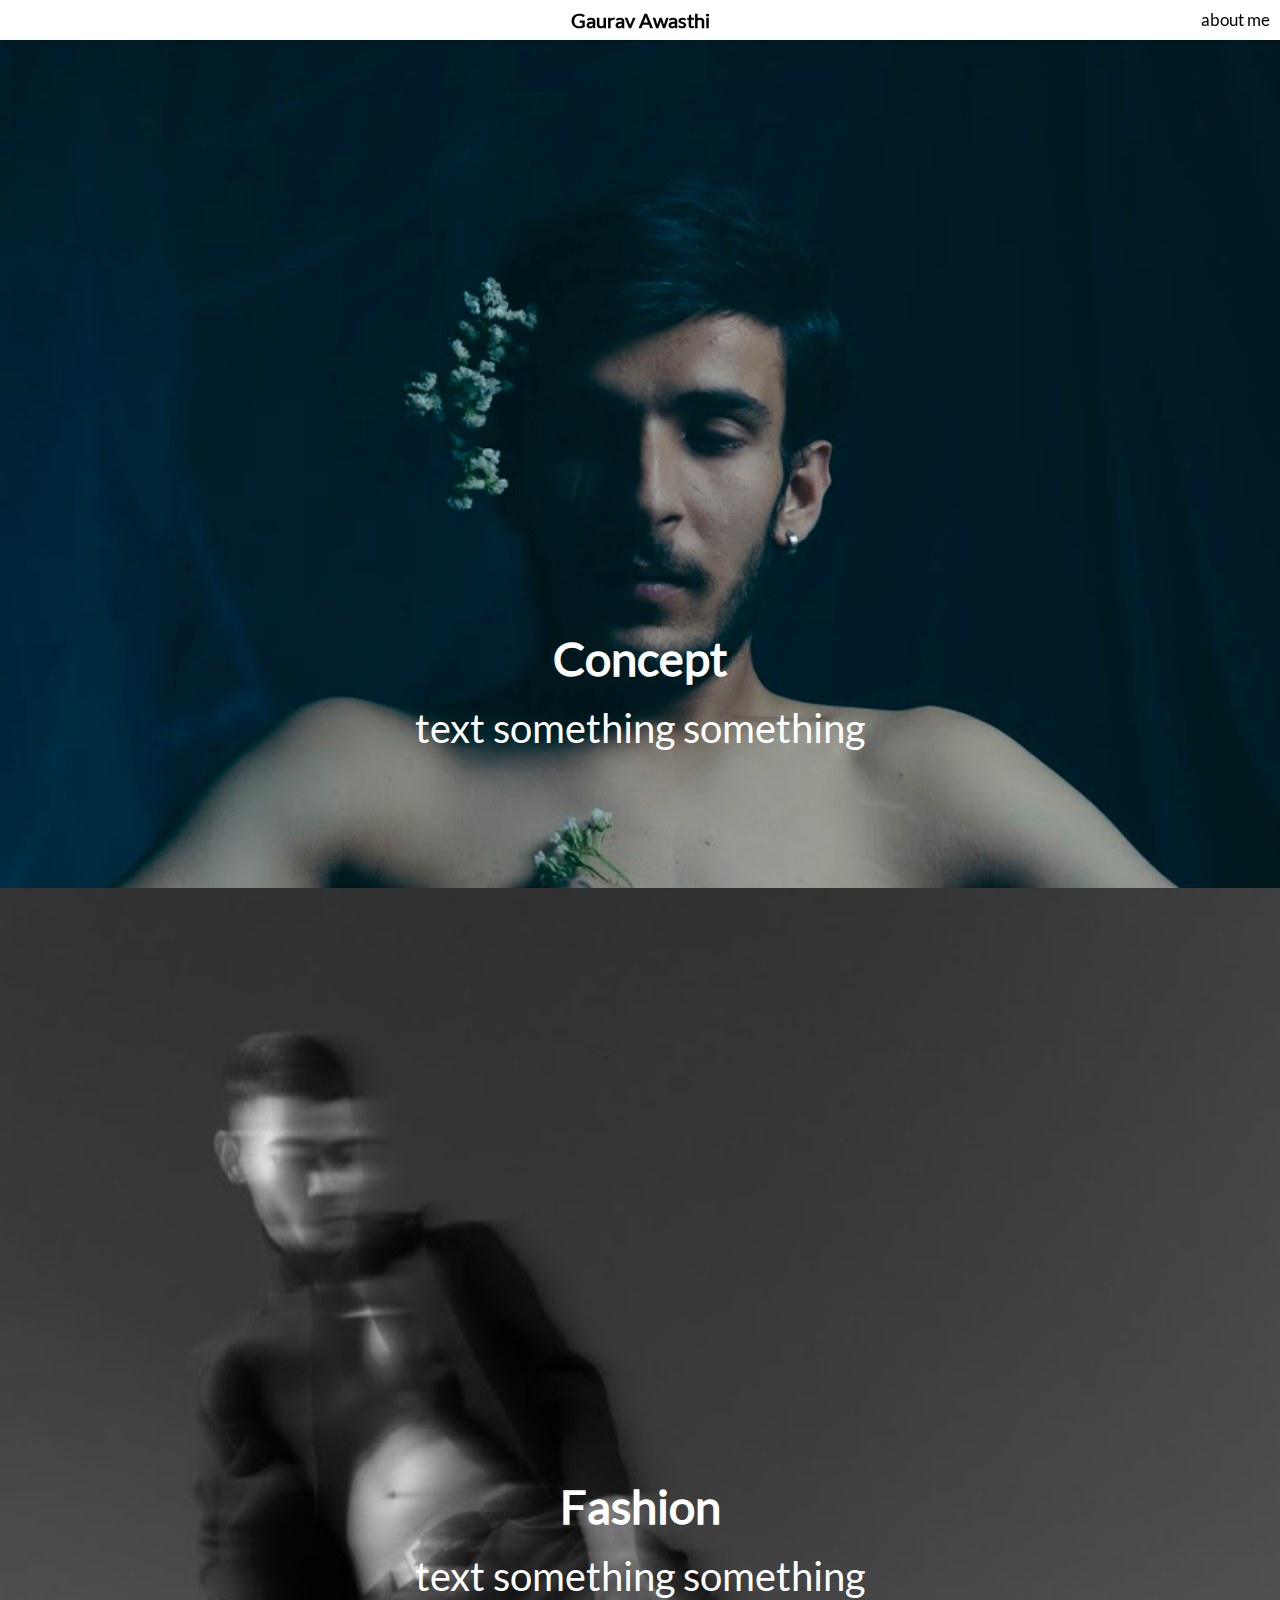
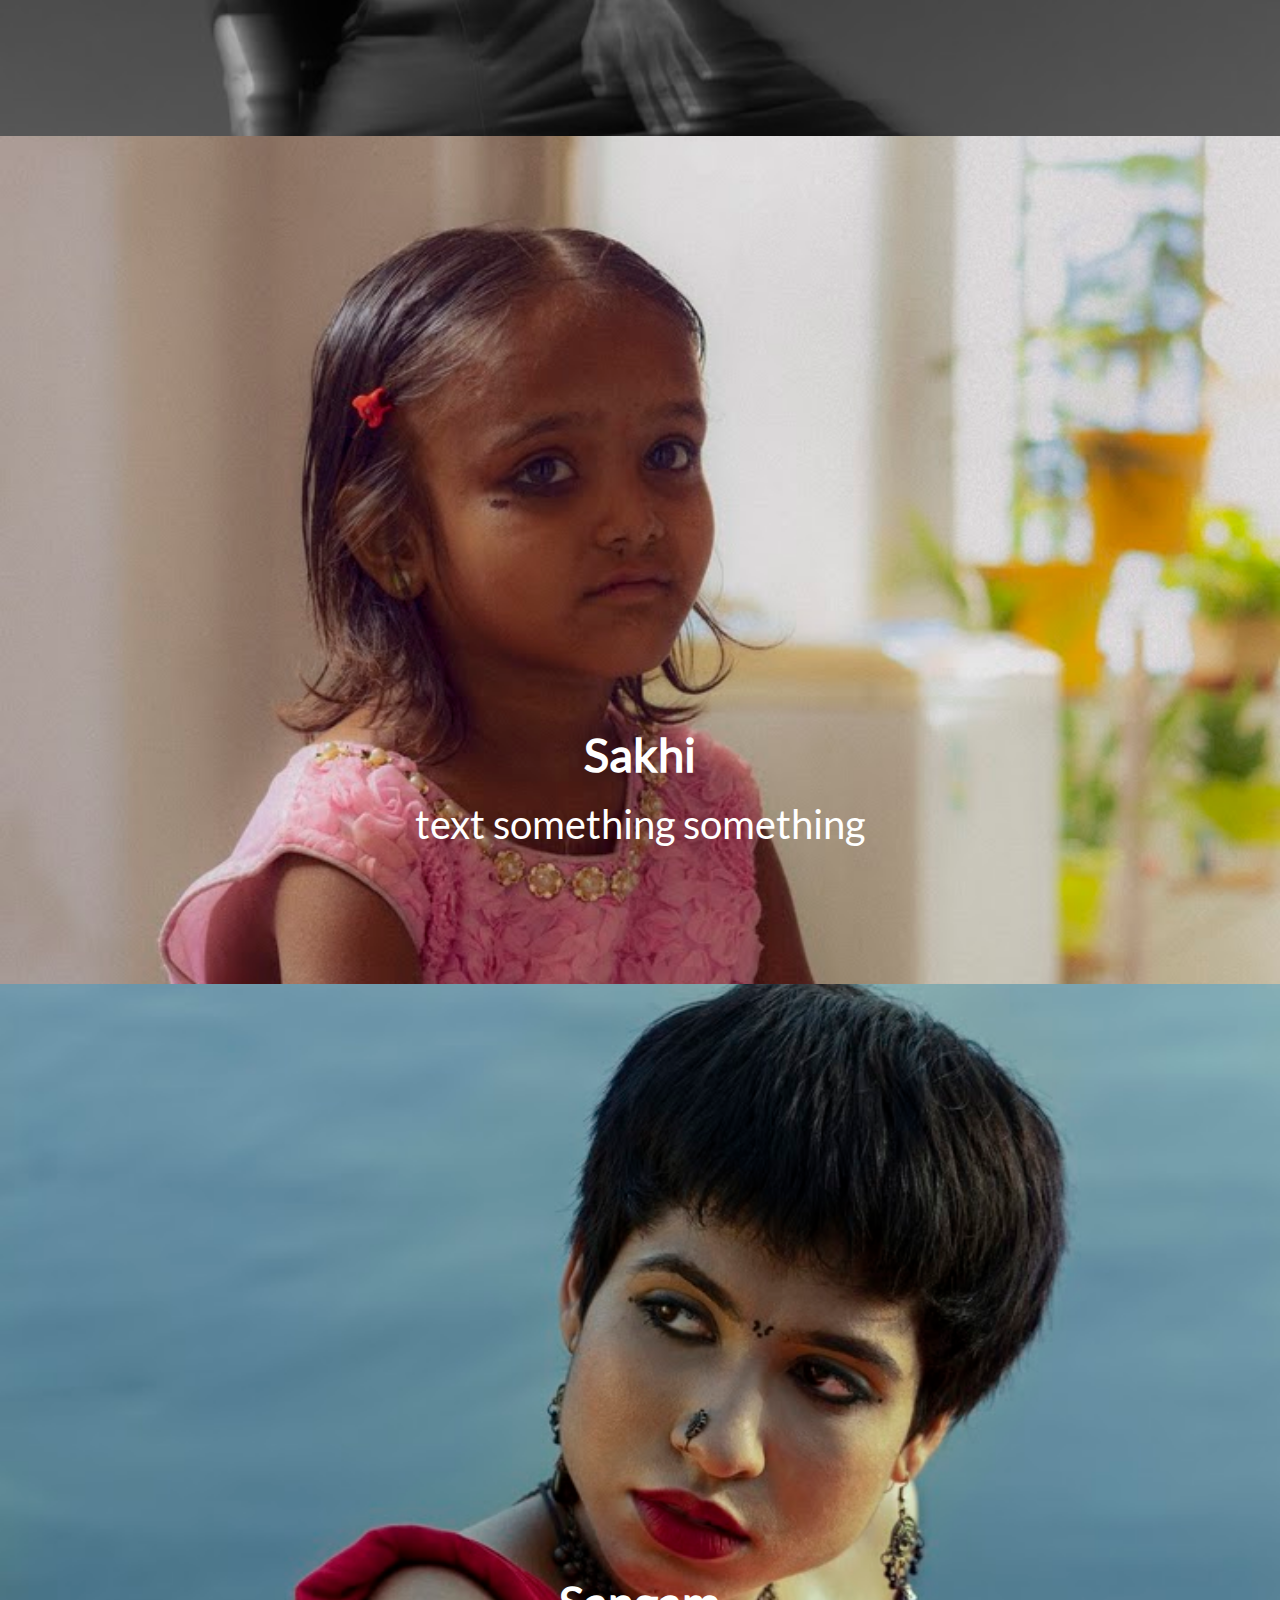
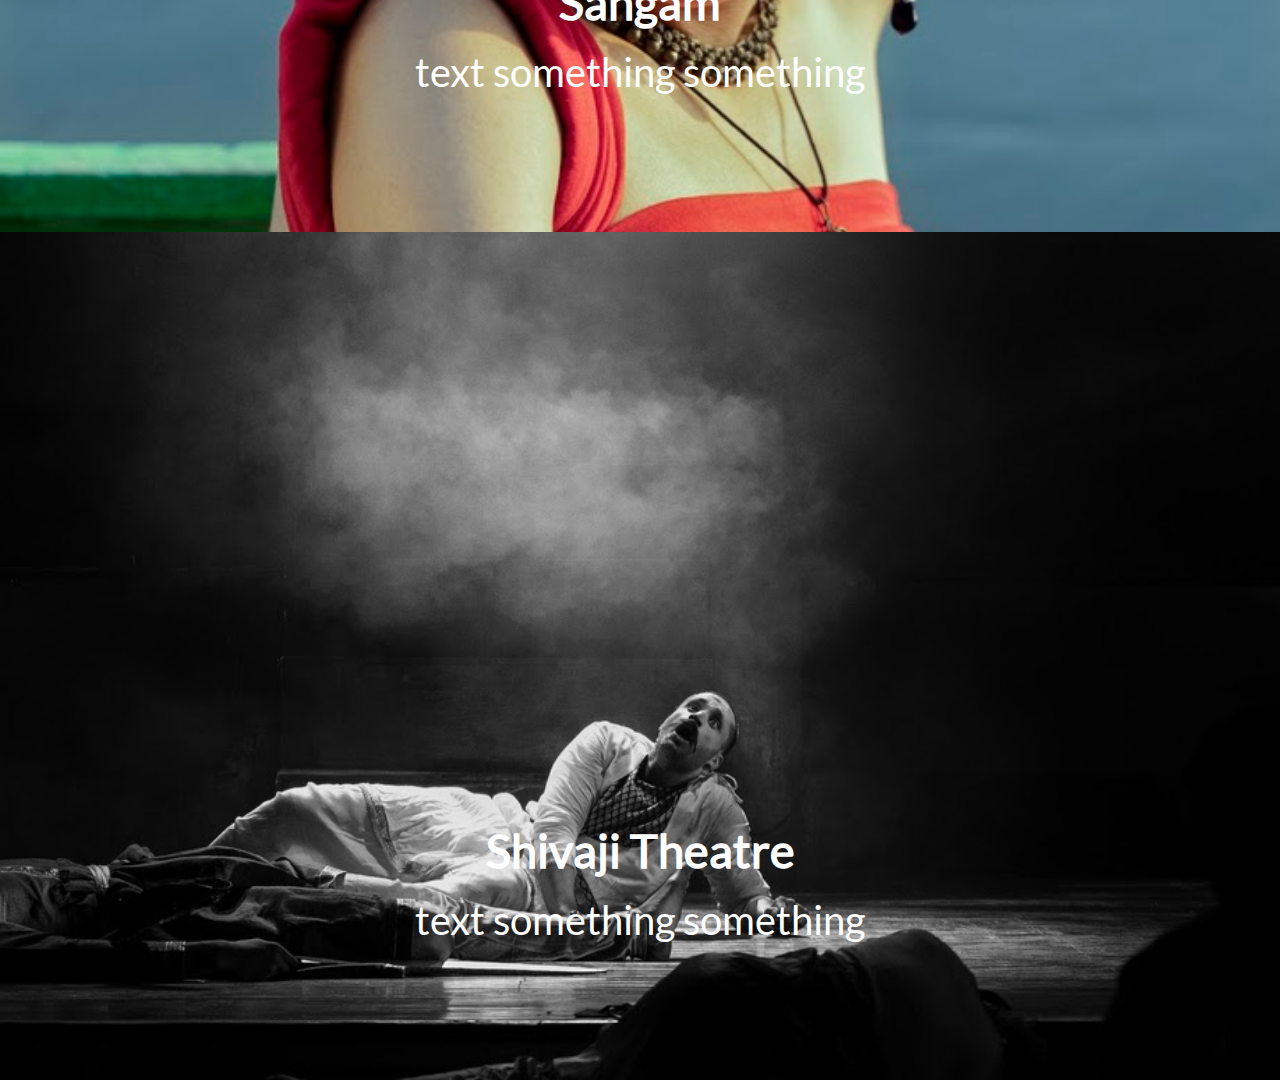
<file: index.html>
<!doctype html>
<html lang="en">

  <head>
    <!-- Required meta tags -->
    <meta charset="UTF-8">
    <meta http-equiv="X-UA-Compatible" content="IE=edge">
    <meta name="viewport" content="width=device-width, initial-scale=1.0">
    <link rel="stylesheet" href="assets/css/style.css">
    <link rel="stylesheet" href="assets/css/styles.css">
    <title>Gaurav Portfolio</title>
  </head>


  <body>

    <nav>
      <div class="navigation">
        <a class='center' href="index.html">Gaurav Awasthi</a>
        <a class='right' href="about.html">about me</a></li>
      </div>      
    </nav>
  
    <main>
    <a class="full-images concept" href="concept.html">
        <h3>Concept</h3>
        <p>text something something</p>
    </a>
    <a class="fashion full-images" href="fashion.html">
        <h3>Fashion</h3>
        <p>text something something</p>
    </a>
    <a class="full-images sakhi" href="sakhi.html">
        <h3>Sakhi</h3>
        <p>text something something</p>
    </a>
    <a class="full-images sangam" href="sangam.html">
        <h3>Sangam</h3>
        <p>text something something</p>
    </a>
    <a class="full-images shivaji" href="shivaji.html">
        <h3>Shivaji Theatre</h3>
        <p>text something something</p>
    </a>
    </main>

  </body>
</html>
</file>
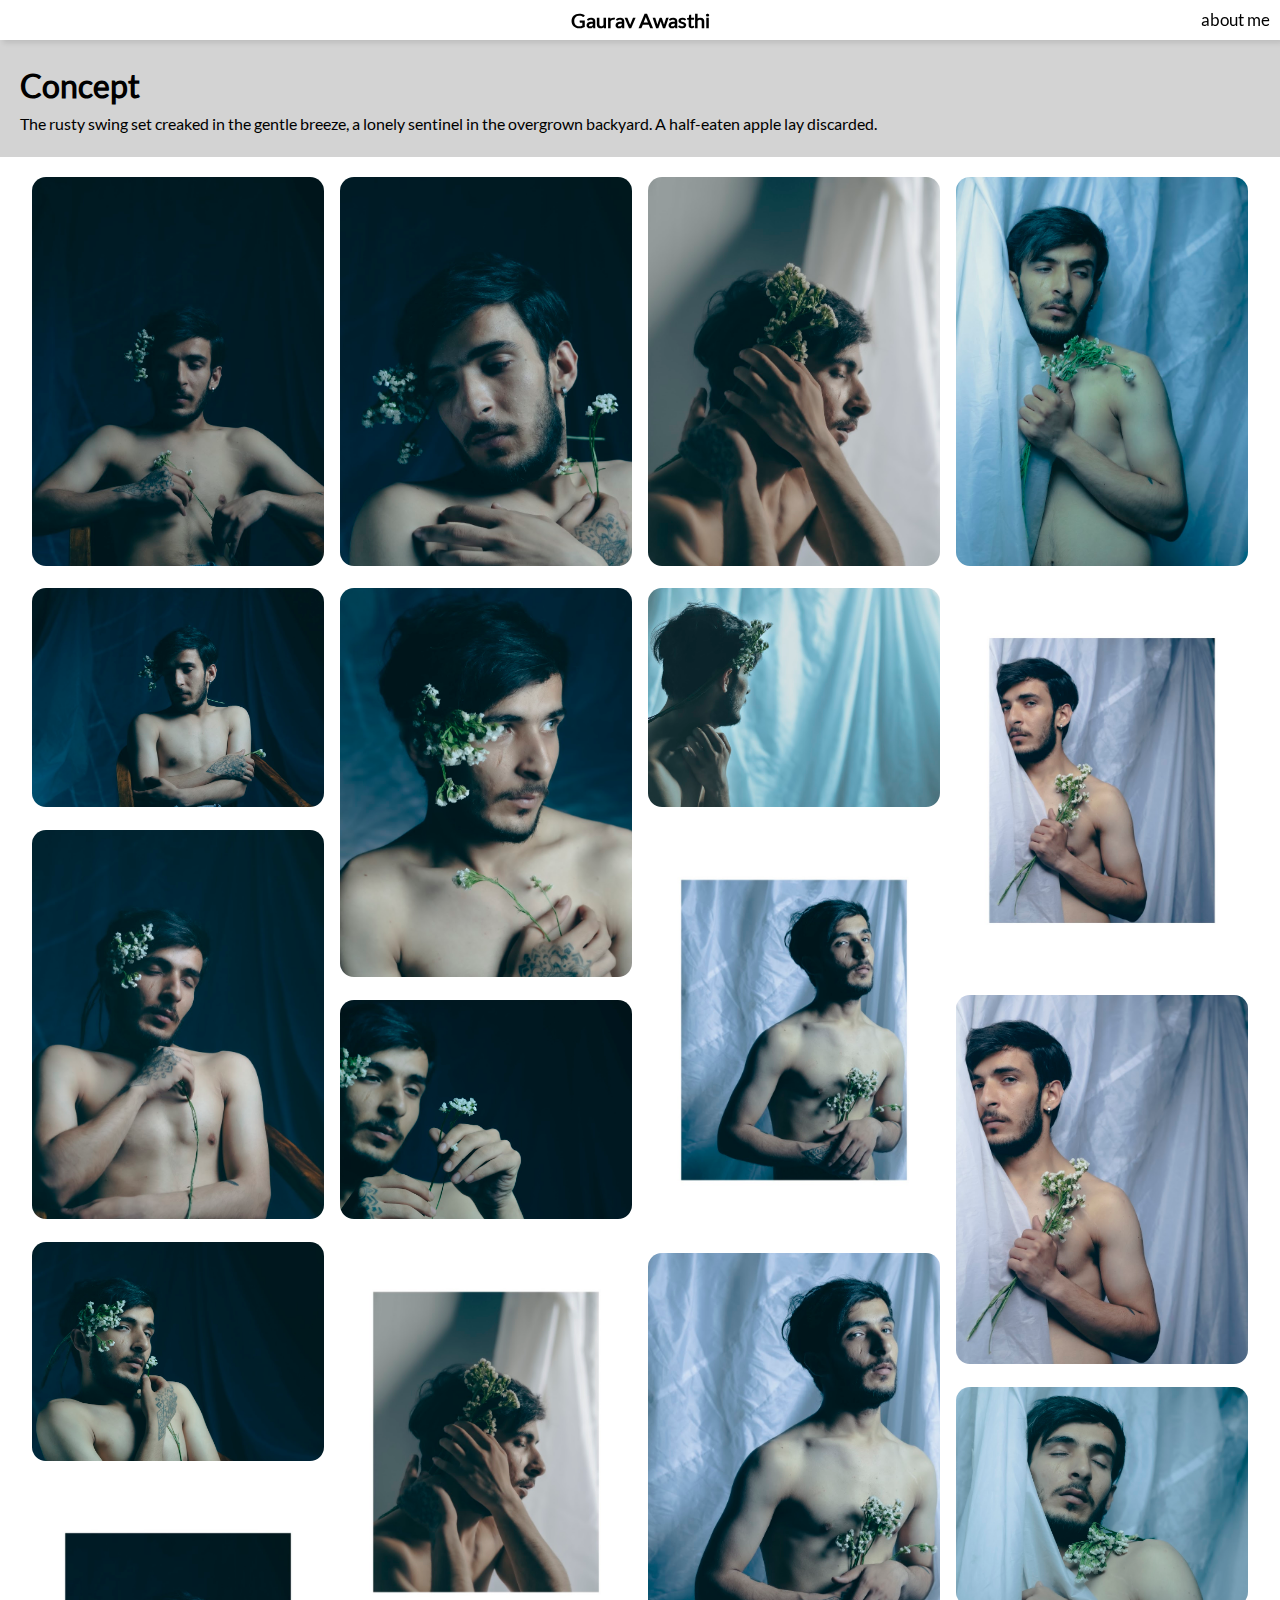
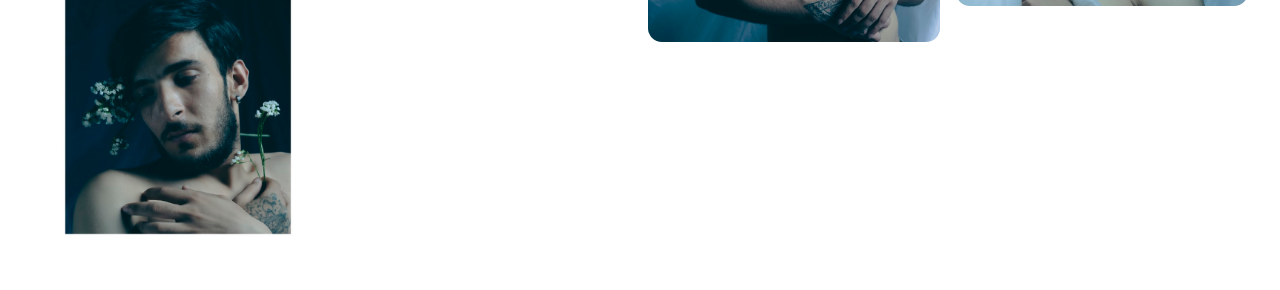
<file: concept.html>
<!doctype html>
<html lang="en">
  <head>
    <!-- Required meta tags -->
    <meta charset="UTF-8">
    <meta http-equiv="X-UA-Compatible" content="IE=edge">
    <meta name="viewport" content="width=device-width, initial-scale=1.0">
    <link rel="stylesheet" href="assets/css/style.css">
    <link rel="stylesheet" href="assets/css/styles.css">

    <title>Gaurav Portfolio</title>
  </head>
  <body>
    <nav>
        <div class="navigation">
          <a class='center' href="index.html">Gaurav Awasthi</a>
          <a class='right' href="about.html">about me</a></li>
        </div>      
      </nav>

    <main class="container">
        <div class="about-section">
            <h1>Concept</h1>
            <p>
                 The rusty swing set creaked in the gentle breeze, a lonely sentinel in the overgrown backyard. A half-eaten apple lay discarded.
            </p>
        </div>


        <div class="gallery">
            <div class="gallery-item lazy"><img src="assets/images/s/concept/concept1.jpg" loading="lazy"></div>
            <div class="gallery-item lazy"><img src="assets/images/s/concept/concept2.jpg" loading="lazy"></div>
            <div class="gallery-item lazy"><img src="assets/images/s/concept/concept3.jpg" loading="lazy"></div>
            <div class="gallery-item lazy"><img src="assets/images/s/concept/concept4.jpg" loading="lazy"></div>
            <div class="gallery-item lazy"><img src="assets/images/s/concept/concept5.jpg" loading="lazy"></div>
            <div class="gallery-item lazy"><img src="assets/images/s/concept/concept6.jpg" loading="lazy"></div>
            <div class="gallery-item lazy"><img src="assets/images/s/concept/concept7.jpg" loading="lazy"></div>
            <div class="gallery-item lazy"><img src="assets/images/s/concept/concept8.jpg" loading="lazy"></div>
            <div class="gallery-item lazy"><img src="assets/images/s/concept/concept9.jpg" loading="lazy"></div>
            <div class="gallery-item lazy"><img src="assets/images/s/concept/concept10.jpg" loading="lazy"></div>
            <div class="gallery-item lazy"><img src="assets/images/s/concept/concept11.jpg" loading="lazy"></div>
            <div class="gallery-item lazy"><img src="assets/images/s/concept/concept12.jpg" loading="lazy"></div>
            <div class="gallery-item lazy"><img src="assets/images/s/concept/concept13.jpg" loading="lazy"></div>
            <div class="gallery-item lazy"><img src="assets/images/s/concept/concept14.jpg" loading="lazy"></div>
            <div class="gallery-item lazy"><img src="assets/images/s/concept/concept15.jpg" loading="lazy"></div>
            <div class="gallery-item lazy"><img src="assets/images/s/concept/concept16.jpg" loading="lazy"></div>
            <div class="gallery-item lazy"><img src="assets/images/s/concept/concept17.jpg" loading="lazy"></div>
        </div>
        
    </main>
  </body>
</html>
</file>
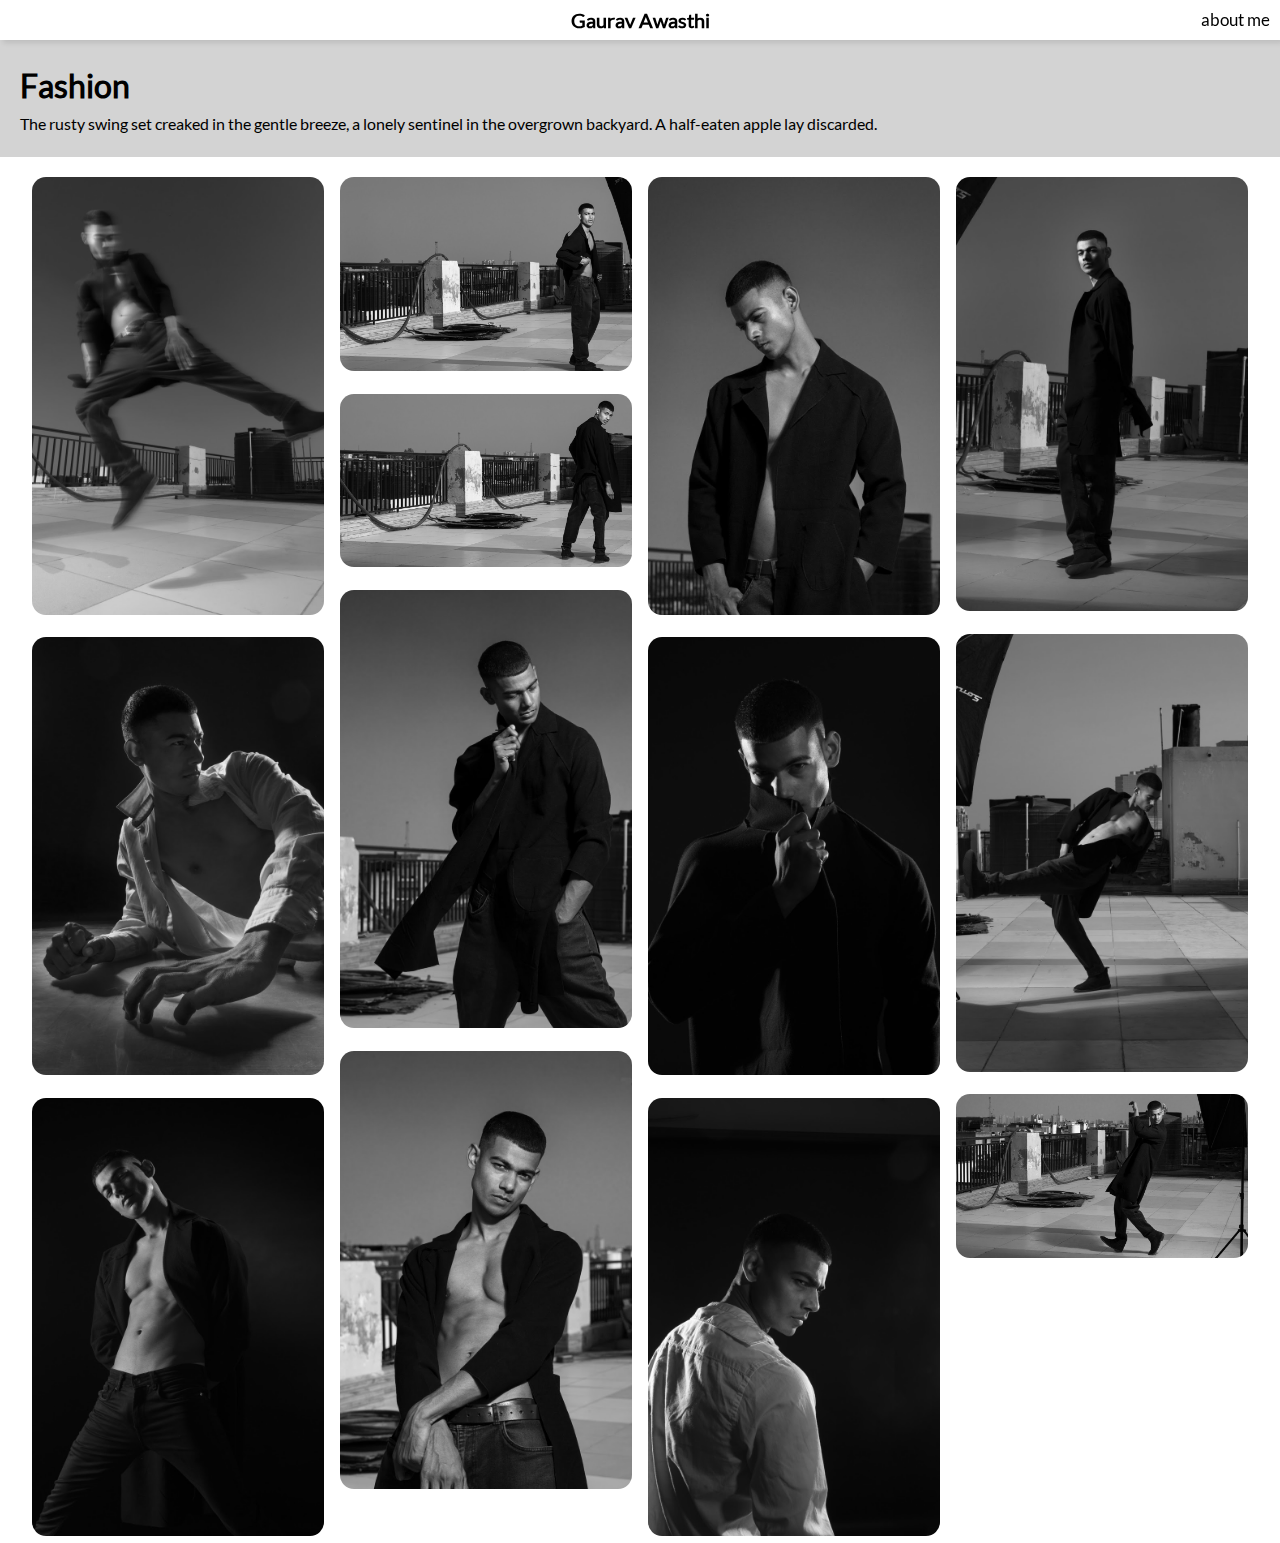
<file: fashion.html>
<!doctype html>
<html lang="en">
  <head>
    <!-- Required meta tags -->
    <meta charset="UTF-8">
    <meta http-equiv="X-UA-Compatible" content="IE=edge">
    <meta name="viewport" content="width=device-width, initial-scale=1.0">
    <link rel="stylesheet" href="assets/css/style.css">
    <link rel="stylesheet" href="assets/css/styles.css">

    <title>Gaurav Portfolio</title>
  </head>
  <body>
    <nav>
        <div class="navigation">
          <a class='center' href="index.html">Gaurav Awasthi</a>
          <a class='right' href="about.html">about me</a></li>
        </div>      
      </nav>

    <main class="container">
        <div class="about-section">
            <h1>Fashion</h1>
            <p>
                 The rusty swing set creaked in the gentle breeze, a lonely sentinel in the overgrown backyard. A half-eaten apple lay discarded.
            </p>
        </div>


        <div class="gallery">
            <div class="gallery-item lazy"><img src="assets/images/s/fashion/fashion1.jpg" loading="lazy"></div>
            <div class="gallery-item lazy"><img src="assets/images/s/fashion/fashion2.jpg" loading="lazy"></div>
            <div class="gallery-item lazy"><img src="assets/images/s/fashion/fashion3.jpg" loading="lazy"></div>
            <div class="gallery-item lazy"><img src="assets/images/s/fashion/fashion4.jpg" loading="lazy"></div>
            <div class="gallery-item lazy"><img src="assets/images/s/fashion/fashion5.jpg" loading="lazy"></div>
            <div class="gallery-item lazy"><img src="assets/images/s/fashion/fashion6.jpg" loading="lazy"></div>
            <div class="gallery-item lazy"><img src="assets/images/s/fashion/fashion7.jpg" loading="lazy"></div>
            <div class="gallery-item lazy"><img src="assets/images/s/fashion/fashion8.jpg" loading="lazy"></div>
            <div class="gallery-item lazy"><img src="assets/images/s/fashion/fashion9.jpg" loading="lazy"></div>
            <div class="gallery-item lazy"><img src="assets/images/s/fashion/fashion10.jpg"></div>
            <div class="gallery-item lazy"><img src="assets/images/s/fashion/fashion11.jpg"></div>
            <div class="gallery-item lazy"><img src="assets/images/s/fashion/fashion12.jpg"></div>
            <div class="gallery-item lazy"><img src="assets/images/s/fashion/fashion13.jpg"></div>
        </div>
        
    </main>
  </body>
</html>
</file>
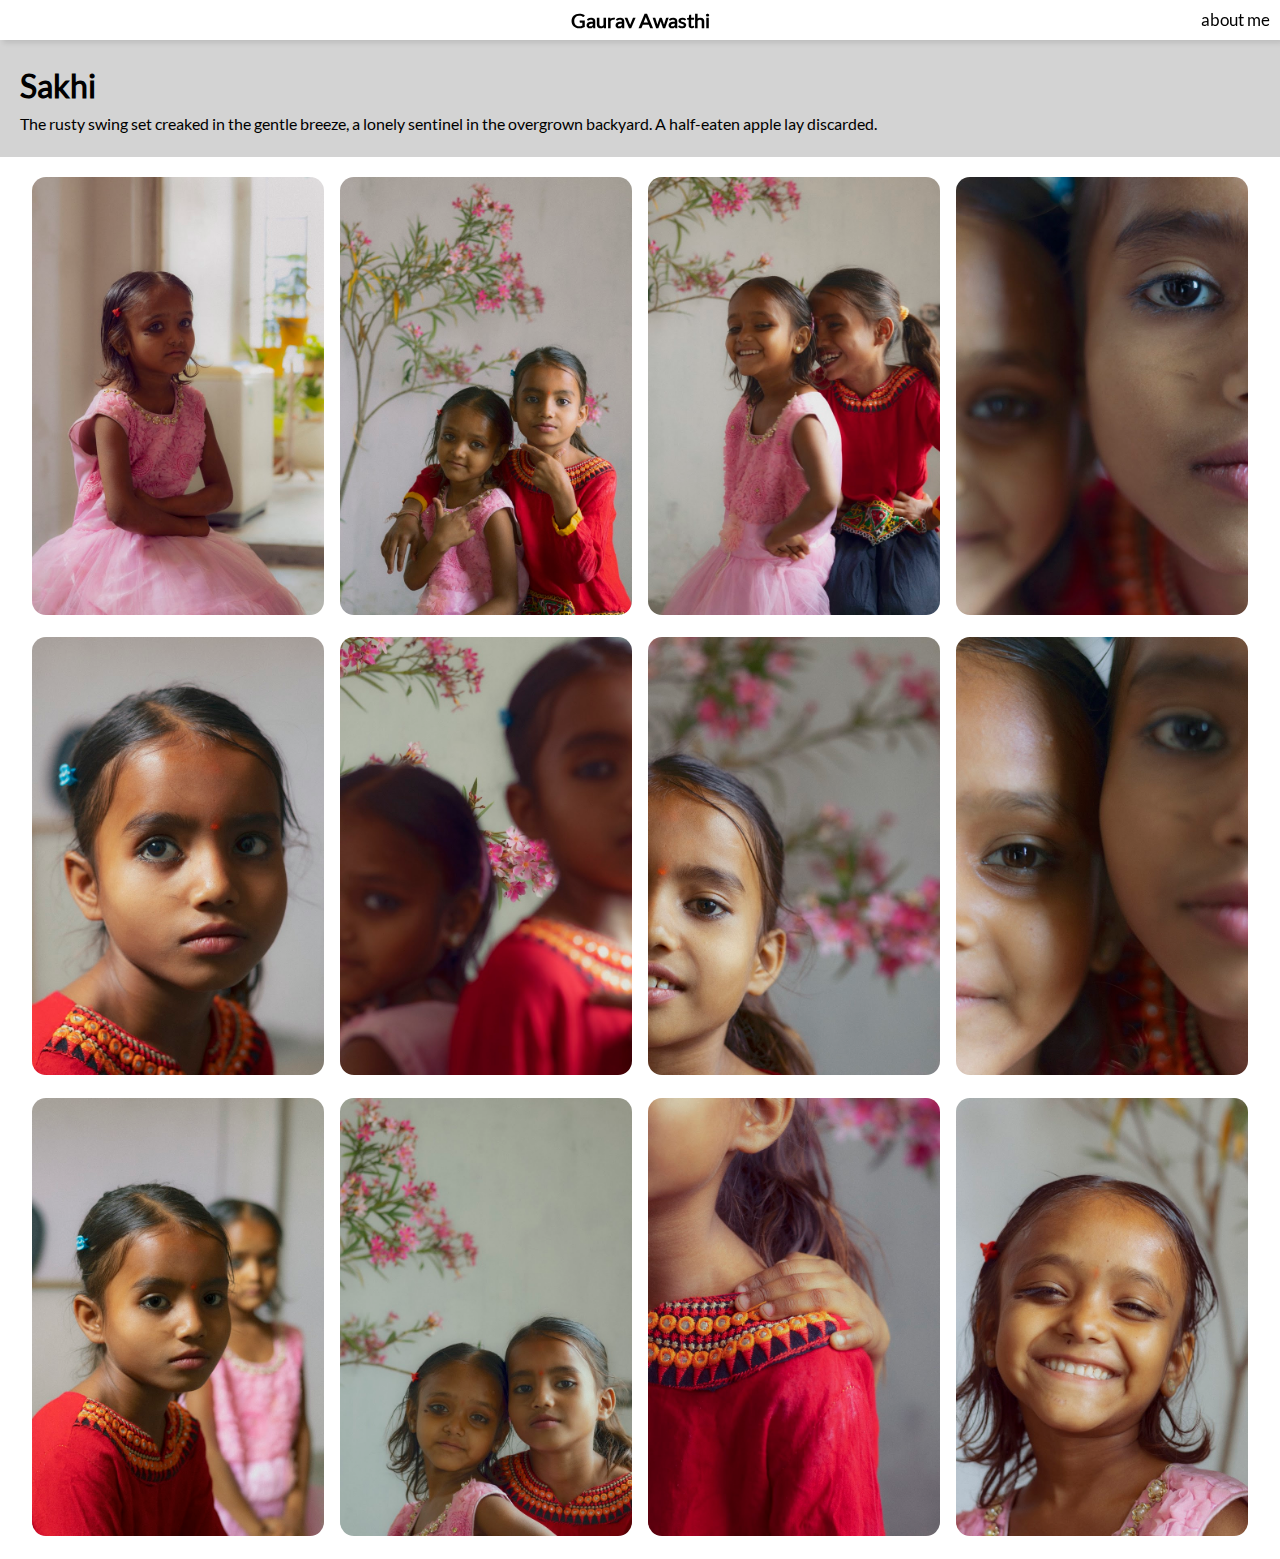
<file: sakhi.html>
<!doctype html>
<html lang="en">
  <head>
    <!-- Required meta tags -->
    <meta charset="UTF-8">
    <meta http-equiv="X-UA-Compatible" content="IE=edge">
    <meta name="viewport" content="width=device-width, initial-scale=1.0">
    <link rel="stylesheet" href="assets/css/style.css">
    <link rel="stylesheet" href="assets/css/styles.css">

    <title>Gaurav Portfolio</title>
  </head>
  <body>
    <nav>
        <div class="navigation">
          <a class='center' href="index.html">Gaurav Awasthi</a>
          <a class='right' href="about.html">about me</a></li>
        </div>      
      </nav>

    <main class="container">
        <div class="about-section">
            <h1>Sakhi</h1>
            <p>
                 The rusty swing set creaked in the gentle breeze, a lonely sentinel in the overgrown backyard. A half-eaten apple lay discarded.
            </p>
        </div>


        <div class="gallery">
            <div class="gallery-item lazy"><img src="assets/images/s/sakhi/sakhi1.jpg" loading="lazy"></div>
            <div class="gallery-item lazy"><img src="assets/images/s/sakhi/sakhi2.jpg" loading="lazy"></div>
            <div class="gallery-item lazy"><img src="assets/images/s/sakhi/sakhi3.jpg" loading="lazy"></div>
            <div class="gallery-item lazy"><img src="assets/images/s/sakhi/sakhi4.jpg" loading="lazy"></div>
            <div class="gallery-item lazy"><img src="assets/images/s/sakhi/sakhi5.jpg" loading="lazy"></div>
            <div class="gallery-item lazy"><img src="assets/images/s/sakhi/sakhi6.jpg" loading="lazy"></div>
            <div class="gallery-item lazy"><img src="assets/images/s/sakhi/sakhi7.jpg" loading="lazy"></div>
            <div class="gallery-item lazy"><img src="assets/images/s/sakhi/sakhi8.jpg" loading="lazy"></div>
            <div class="gallery-item lazy"><img src="assets/images/s/sakhi/sakhi9.jpg" loading="lazy"></div>
            <div class="gallery-item lazy"><img src="assets/images/s/sakhi/sakhi10.jpg" loading="lazy"></div>
            <div class="gallery-item lazy"><img src="assets/images/s/sakhi/sakhi11.jpg" loading="lazy"></div>
            <div class="gallery-item lazy"><img src="assets/images/s/sakhi/sakhi12.jpg" loading="lazy"></div>
        </div>
        
        
    </main>
  </body>
</html>
</file>
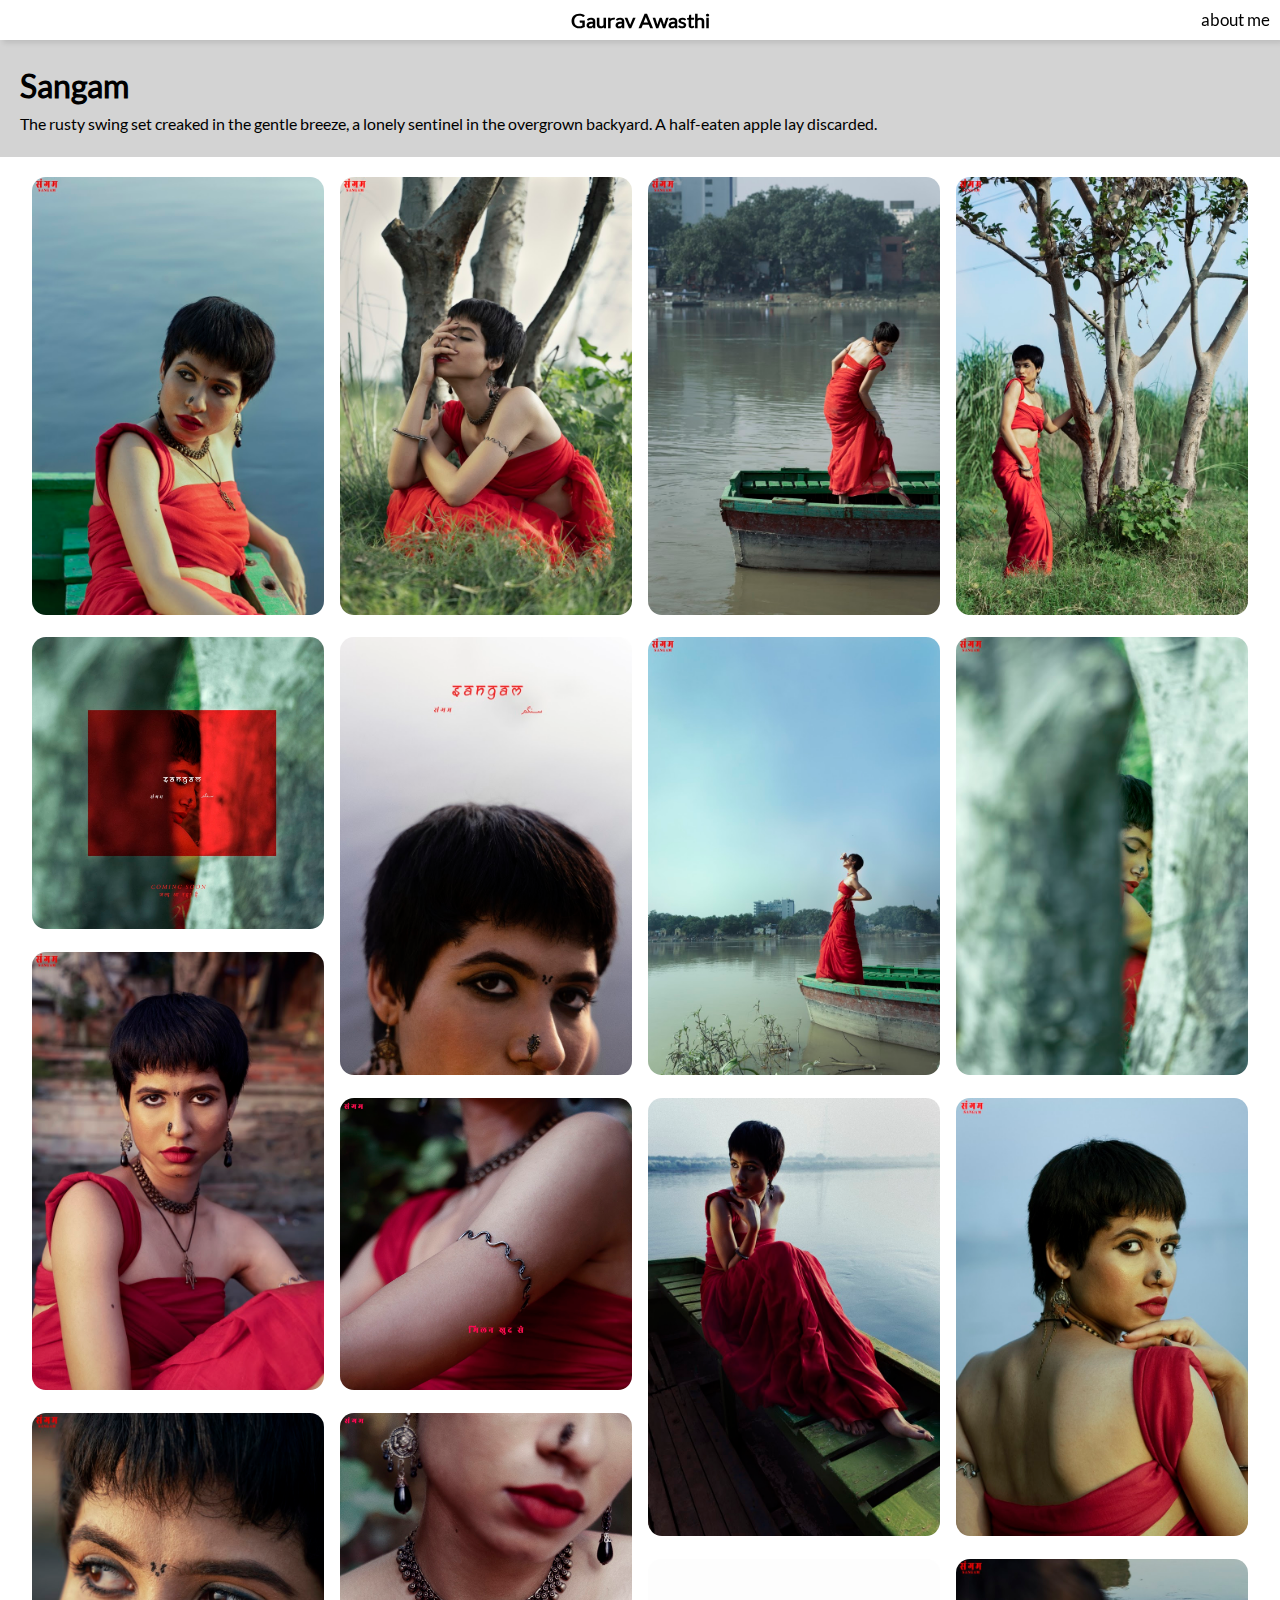
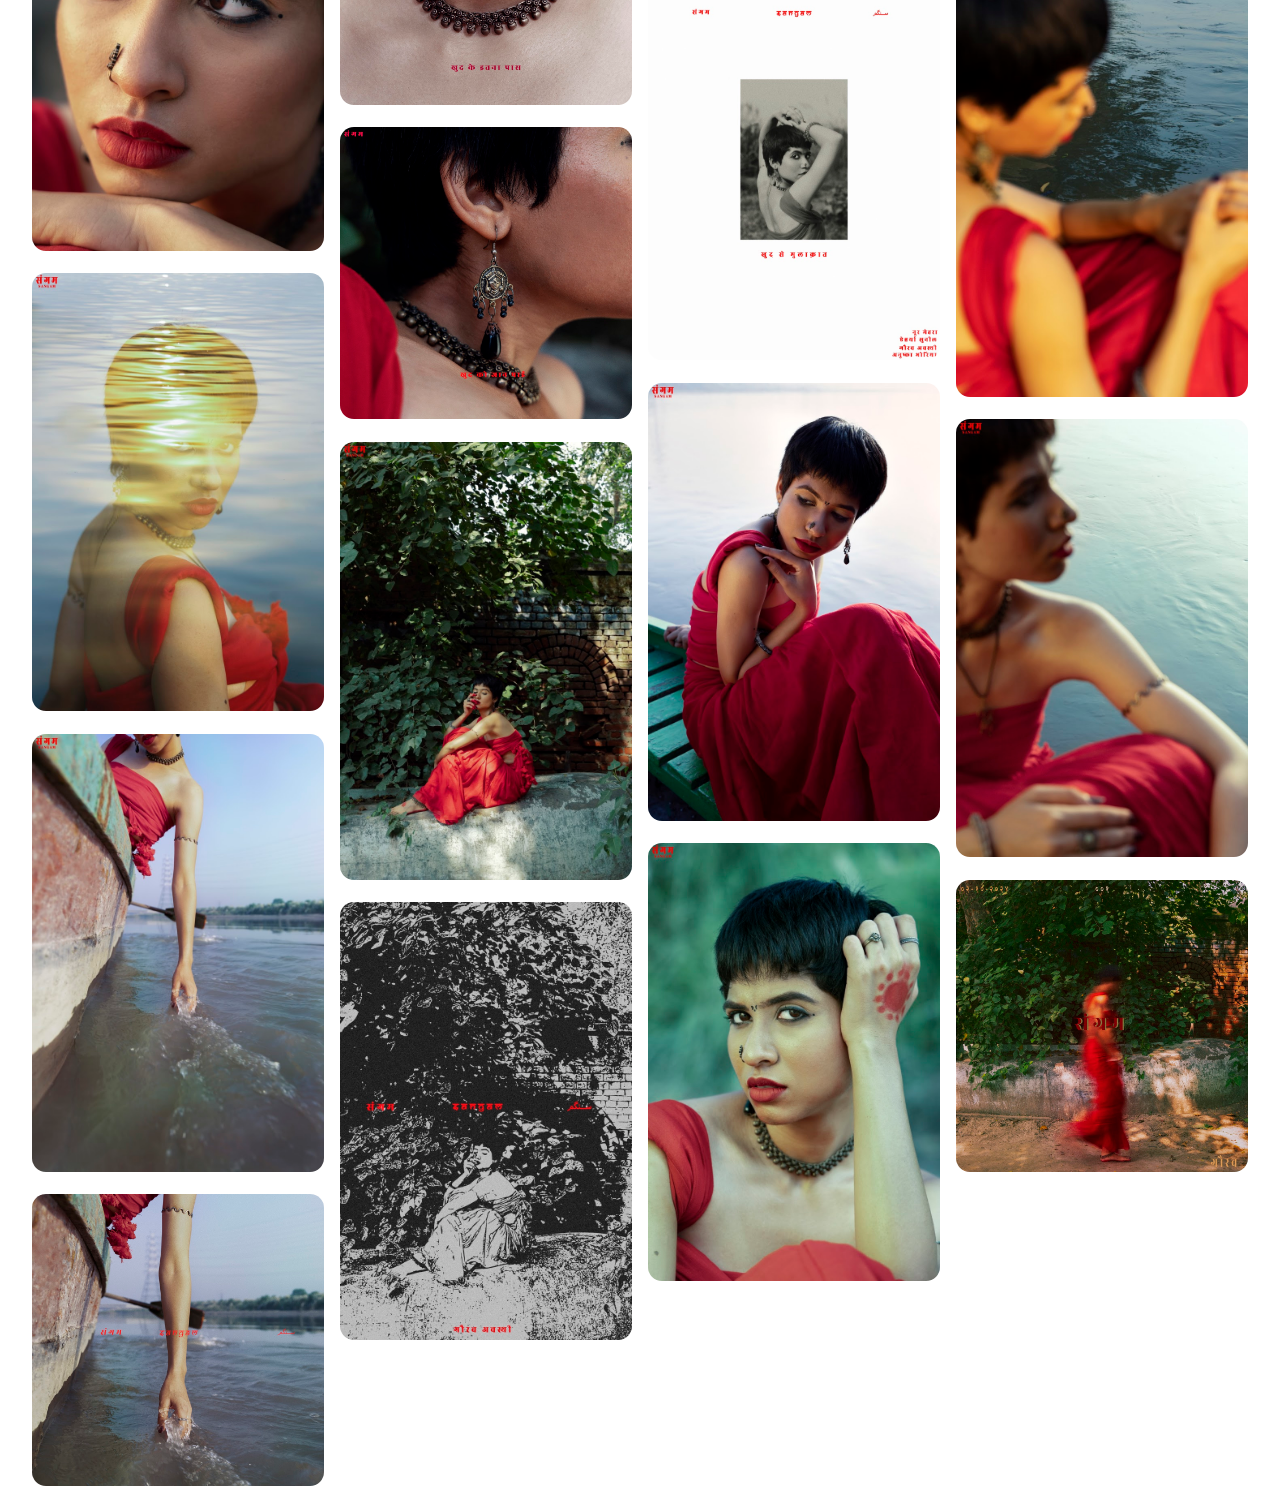
<file: sangam.html>
<!doctype html>
<html lang="en">
  <head>
    <!-- Required meta tags -->
    <meta charset="UTF-8">
    <meta http-equiv="X-UA-Compatible" content="IE=edge">
    <meta name="viewport" content="width=device-width, initial-scale=1.0">
    <link rel="stylesheet" href="assets/css/style.css">
    <link rel="stylesheet" href="assets/css/styles.css">

    <title>Gaurav Portfolio</title>
  </head>
  <body>
    <nav>
        <div class="navigation">
          <a class='center' href="index.html">Gaurav Awasthi</a>
          <a class='right' href="about.html">about me</a></li>
        </div>      
      </nav>

    <main class="container">
        <div class="about-section">
            <h1>Sangam</h1>
            <p>
                 The rusty swing set creaked in the gentle breeze, a lonely sentinel in the overgrown backyard. A half-eaten apple lay discarded.
            </p>
        </div>


        <div class="gallery">
            <div class="gallery-item lazy"><img src="assets/images/s/sangam/sangam1.jpg" loading="lazy"></div>
            <div class="gallery-item lazy"><img src="assets/images/s/sangam/sangam2.jpg" loading="lazy"></div>
            <div class="gallery-item lazy"><img src="assets/images/s/sangam/sangam3.jpg" loading="lazy"></div>
            <div class="gallery-item lazy"><img src="assets/images/s/sangam/sangam4.jpg" loading="lazy"></div>
            <div class="gallery-item lazy"><img src="assets/images/s/sangam/sangam5.jpg" loading="lazy"></div>
            <div class="gallery-item lazy"><img src="assets/images/s/sangam/sangam6.jpg" loading="lazy"></div>
            <div class="gallery-item lazy"><img src="assets/images/s/sangam/sangam7.jpg" loading="lazy"></div>
            <div class="gallery-item lazy"><img src="assets/images/s/sangam/sangam8.jpg" loading="lazy"></div>
            <div class="gallery-item lazy"><img src="assets/images/s/sangam/sangam9.jpg" loading="lazy"></div>
            <div class="gallery-item lazy"><img src="assets/images/s/sangam/sangam10.jpg" loading="lazy"></div>
            <div class="gallery-item lazy"><img src="assets/images/s/sangam/sangam11.jpg" loading="lazy"></div>
            <div class="gallery-item lazy"><img src="assets/images/s/sangam/sangam12.jpg" loading="lazy"></div>
            <div class="gallery-item lazy"><img src="assets/images/s/sangam/sangam13.jpg" loading="lazy"></div>
            <div class="gallery-item lazy"><img src="assets/images/s/sangam/sangam14.jpg" loading="lazy"></div>
            <div class="gallery-item lazy"><img src="assets/images/s/sangam/sangam15.jpg" loading="lazy"></div>
            <div class="gallery-item lazy"><img src="assets/images/s/sangam/sangam16.jpg" loading="lazy"></div>
            <div class="gallery-item lazy"><img src="assets/images/s/sangam/sangam17.jpg" loading="lazy"></div>
            <div class="gallery-item lazy"><img src="assets/images/s/sangam/sangam18.jpg" loading="lazy"></div>
            <div class="gallery-item lazy"><img src="assets/images/s/sangam/sangam19.jpg" loading="lazy"></div>
            <div class="gallery-item lazy"><img src="assets/images/s/sangam/sangam20.jpg" loading="lazy"></div>
            <div class="gallery-item lazy"><img src="assets/images/s/sangam/sangam21.jpg" loading="lazy"></div>
            <div class="gallery-item lazy"><img src="assets/images/s/sangam/sangam22.jpg" loading="lazy"></div>
            <div class="gallery-item lazy"><img src="assets/images/s/sangam/sangam23.jpg" loading="lazy"></div>
            <div class="gallery-item lazy"><img src="assets/images/s/sangam/sangam24.jpg" loading="lazy"></div>
            <div class="gallery-item lazy"><img src="assets/images/s/sangam/sangam25.jpg" loading="lazy"></div>
            <div class="gallery-item lazy"><img src="assets/images/s/sangam/sangam26.jpg" loading="lazy"></div>
            
        </div>
    </main>
  </body>
</html>
</file>
<file: assets/css/style.css>
@font-face {
    font-family: 'lato';
    src:
         url('../fonts/Lato-Regular.ttf') format('truetype');
    font-weight: normal;
    font-style: normal; 
  }
  
*{
margin: 0;
padding: 0;
line-height: 1.6;
scroll-behavior: smooth;
touch-action: manipulation;
}

body{
min-height: 100vh;
background-size: cover;
background-repeat: no-repeat;
background-position: center;
overflow-x: hidden;
font-family:'lato', 'Segoe UI', Tahoma, Geneva, Verdana, sans-serif;
}

a {
    text-decoration: none;
}

nav {
    background-color: white;
    box-shadow: 3px 3px 5px rgba(0, 0, 0, 0.1);
    z-index: 1000;
    position: sticky;
    top: 0;
    width: 100%;
    display: flex;
    align-items: center;
}

nav .center {
    position: absolute;
    left: 50%;
    transform: translateX(-50%);
    font-size: 20px;
    font-weight: bold;
    white-space: nowrap;
}
@media (max-width: 400px) {
    nav .center {
        position: static;
        transform: none;
        text-align: left;
        padding-left: 10px;
    }
}
nav .right {
    font-size: 17px;
    display: flex;
    align-items: center;
    justify-content: flex-end;
    margin-left: auto;
    padding-right: 10px; /* Pushes right section to the extreme right */
}

.navigation {
    width: 100%;
    list-style: none;
    display: flex;
    align-items: center;
    justify-content: space-between;
    padding: 0, 10px;
}

nav a {
    height: 30px;
    padding: 5px 5px; /* Add padding for better clickability */
    text-decoration: none;
    display: flex;
    align-items: center;
    color: black;
    justify-content: center;
}
</file>
<file: assets/css/styles.css>
.container { 
    display: flex;
    flex-wrap: wrap;
    gap: 20px;
}
.content {
    max-width: 300px;
}

.about-section {
    flex: 1;
    width: 100%;
    max-width: 100vw;
    background-color: lightgray;
    padding: 20px;
  }


.full-images {
  width: 100%;
  height: 80vh;
  display: flex;
  flex-direction: column; 
  justify-content: flex-end;
  align-items: center;
  padding-bottom: 10%;
  position: relative;
  background-repeat: no-repeat;
  background-size: cover;
  background-position: center center;
  color: white;
  text-align: center;
  font-size: 40px;
}

.concept {
  background-image: url('../images/s/concept/concept1.jpg');
  background-position: center center;
}
.fashion {
  background-image: url('../images/s/fashion/fashion1.jpg');
  background-position: center top;
}

.sakhi {
  background-image: url('../images/s/sakhi/sakhi1.jpg');
  background-position: center 30%;
}
.sangam {
  background-image: url('../images/s/sangam/sangam1.jpg');
  background-position: center center;
}
.shivaji {
  background-image: url('../images/s/shivaji/shivaji1.jpg');
  background-position: center center;
}


.gallery {
  max-width: 95vw;
  margin: 0 auto;
  column-count: 4;
}
.gallery-item {
  break-inside: avoid;
  margin-bottom: 16px;
}
.gallery-item figure {
  margin: 0;
  position: relative;
}
.gallery-item figcaption {
  font-style: italic;
  padding: 8px;
  position: absolute;
  background: rgba(0, 0, 0, 0.5);
  width: 100%;
  box-sizing: border-box;
  bottom: 3px;
  color: #fff;
  height: 30px;
  overflow: hidden;
  text-overflow: ellipsis;
  white-space: nowrap;
  border-radius: 0 0 14px 14px;
}
.gallery-item img {
  width: 100%;
  border-radius: 14px;
}
.gallery-item p {
  margin: 0;
  padding: 8px;
}

@media screen and (max-width: 500px) {
  .gallery {
    column-count: 1;
  }
}
@media screen and (min-width: 501px) and (max-width: 700px) {
  .gallery {
    column-count: 2;
  }
}
@media screen and (min-width: 701px) and (max-width: 900px) {
  .gallery {
    column-count: 3;
  }
}

.lazy{
  width:auto;
}
</file>
